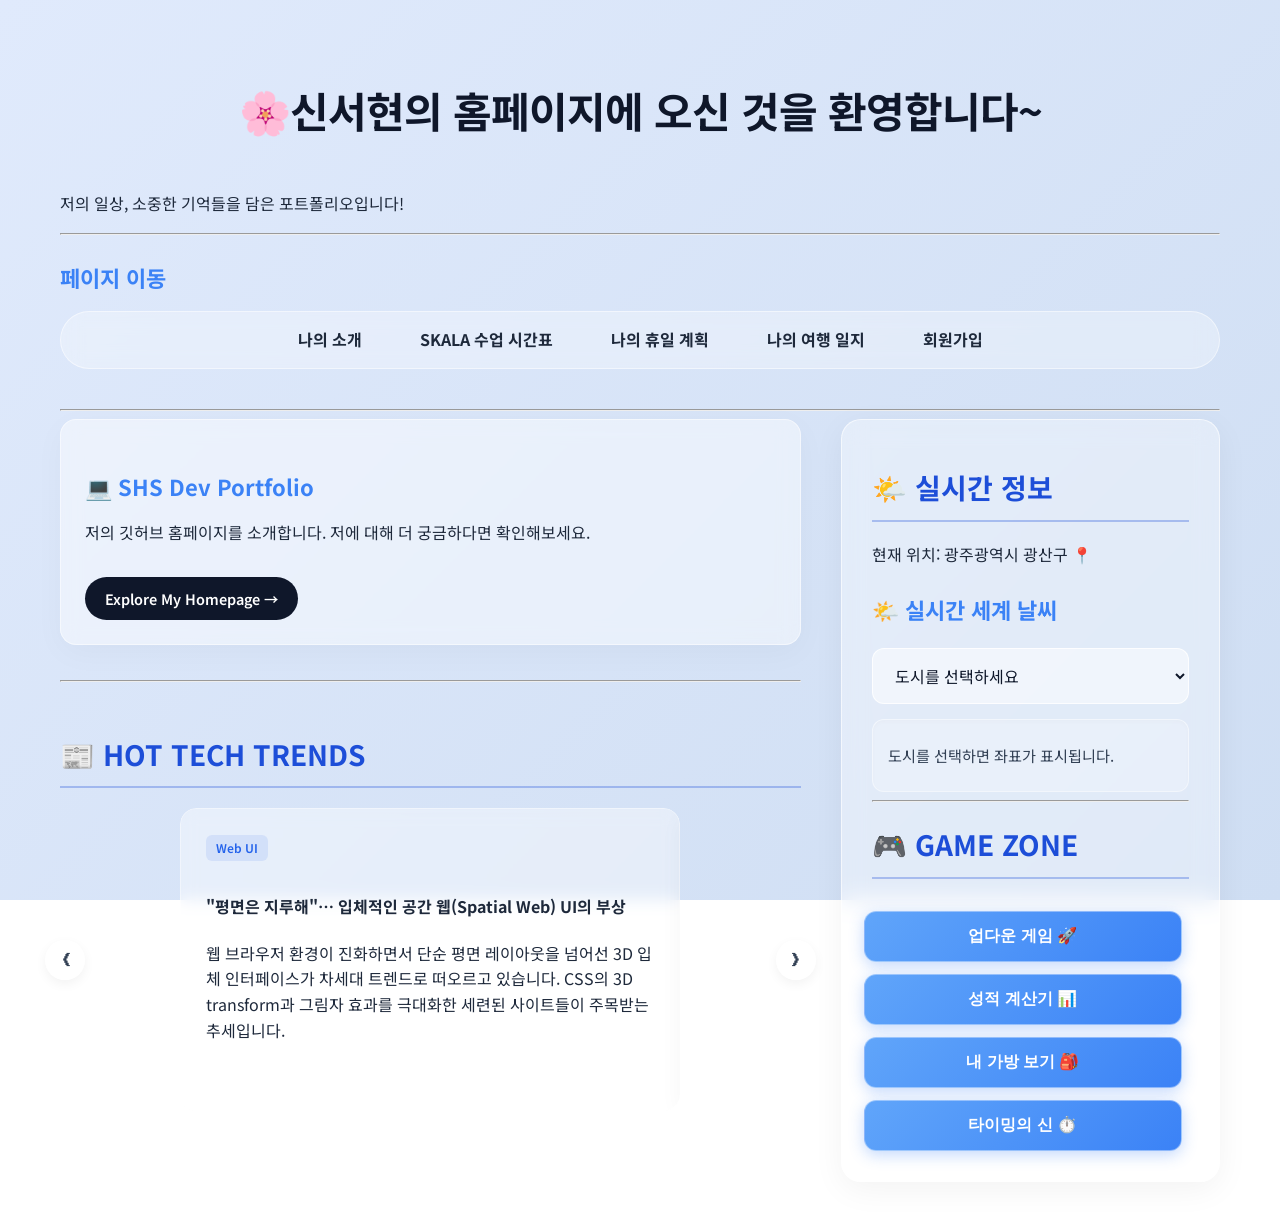
<file: html/index.html>
<!DOCTYPE html>
<html lang="ko">
<head>
    <meta charset="UTF-8">
    <meta name="viewport" content="width=device-width, initial-scale=1.0">
    <title>메인페이지</title>
    <link rel="stylesheet" href="../css/style.css">
</head>
<body>
    <div class="container">
        <header>
            <h1>🌸<strong>신서현의 홈페이지에 오신 것을 환영합니다~</strong></h1>
            <p>저의 일상, 소중한 기억들을 담은 포트폴리오입니다!</p>
        </header>
        <hr>

        <nav>
            <h3>페이지 이동</h3>
            <ul>
                <li><a href="myProfile.html">나의 소개</a></li>
                <li><a href="myClass.html">SKALA 수업 시간표</a></li>
                <li><a href="myHoliday.html">나의 휴일 계획</a></li>
                <li><a href="myTrip.html">나의 여행 일지</a></li>
                <li><a href="signUp.html">회원가입</a></li>
            </ul>
        </nav>
        <hr>

        <div class="content-wrapper">
        <main>
            <section class="main-github-banner">
                <h3>💻 SHS Dev Portfolio</h3>
                <p>저의 깃허브 홈페이지를 소개합니다. 저에 대해 더 궁금하다면 확인해보세요.</p>
                <a href="https://imsh429.github.io/" target="_blank" class="github-link-btn">Explore My Homepage →</a>
            </section>
            <hr>

            <!-- 2. 슬라이더 형태의 테크 뉴스 섹션 (관심사 구역은 삭제 완료!) -->
                <section class="tech-news-slider-section">
                    <h2>📰 HOT TECH TRENDS</h2>
                    
                    <!-- 슬라이더 전체를 감싸는 컨테이너 -->
                    <div class="slider-container">
                        
                        <!-- 좌측 이동 버튼 -->
                        <button class="slider-arrow-btn prev-btn" aria-label="이전 뉴스 보기">❮</button>
                        
                        <!-- 화면에 보일 창문 역할 (CSS로 overflow: hidden 설정할 구역) -->
                        <div class="slider-view-window">
                            
                            <!-- 카드들이 가로로 길게 줄 서서 움직일 트랙 -->
                            <div class="slider-track">
                                
                                <!-- 뉴스 카드 1 -->
                                <article class="news-card">
                                    <span class="news-tag">Web UI</span>
                                    <h4>"평면은 지루해"… 입체적인 공간 웹(Spatial Web) UI의 부상</h4>
                                    <p>웹 브라우저 환경이 진화하면서 단순 평면 레이아웃을 넘어선 3D 입체 인터페이스가 차세대 트렌드로 떠오르고 있습니다. CSS의 3D transform과 그림자 효과를 극대화한 세련된 사이트들이 주목받는 추세입니다.</p>
                                </article>

                                <!-- 뉴스 카드 2 -->
                                <article class="news-card">
                                    <span class="news-tag">AI & Dev</span>
                                    <h4>코딩하는 AI 시대, 프론트엔드 개발자의 진짜 무기는 '디테일한 UX 설계'</h4>
                                    <p>AI가 코드를 짜주는 시대가 되면서, 오히려 사용자가 웹사이트를 방문했을 때 감동을 느끼는 미세한 디자인 디테일과 부드러운 화면 전환을 설계하는 능력이 개발자의 가장 강력한 차별점으로 꼽히고 있습니다.</p>
                                </article>

                                <!-- 뉴스 카드 3 (슬라이드 맛을 살리기 위해 추가한 신규 뉴스) -->
                                <article class="news-card">
                                    <span class="news-tag">Design Trend</span>
                                    <h4>"다크모드는 기본"… 시력을 보호하고 배터리를 아끼는 OLED 맞춤형 웹</h4>
                                    <p>디스플레이 기술이 발전함에 따라 웹 디자인 역시 블랙을 다루는 방식이 정교해지고 있습니다. 완전한 리얼 블랙을 활용해 몰입감을 높이고 에너지를 절약하는 미니멀리즘 다크 UI가 메인 트렌드로 안착했습니다.</p>
                                </article>
                                
                            </div>
                        </div>
                        
                        <!-- 우측 이동 버튼 -->
                        <button class="slider-arrow-btn next-btn" aria-label="다음 뉴스 보기">❯</button>
                        
                    </div>
                </section>
            </main>

            <aside>
                <h2>🌤️ 실시간 정보</h2>
                <p>현재 위치: 광주광역시 광산구 📍</p>
                <section>
                    <h3>🌤️ 실시간 세계 날씨</h3>
                    <select id="city-select">
                        <option value="none">도시를 선택하세요</option>
                        <option value="37.56,126.97">대한민국 서울 🇰🇷</option>
                        <option value="35.67,139.65">일본 도쿄 🇯🇵</option>
                        <option value="48.85,2.35">프랑스 파리 🇫🇷</option>
                    </select>
                    <div id="weather-box">
                        <p>도시를 선택하면 좌표가 표시됩니다.</p>
                    </div>
                </section>
                <hr> 
                <section class="game-area">
                    <h2>🎮 GAME ZONE</h2>
                    <button class="btn-submit" onclick="startGame()">업다운 게임 🚀</button>
                    <button class="btn-submit" onclick="checkGrade()">성적 계산기 📊</button>
                    <button class="btn-submit" onclick="showMyBag()">내 가방 보기 🎒</button>
                    <button class="btn-submit" onclick="countGame()">타이밍의 신 ⏱️</button>
                </section>
            </aside>
        </div>
        <script src="../script/upDown.js"></script>
        <script src="../script/grade.js"></script>
        <script src="../script/bag.js"></script>
        <!-- <script src="../script/weather.js"></script> -->
        <script src="../script/slider.js"></script>
        <script src="../script/countGame.js"></script>
        <script type="module" src="../script/realtimeInfo.js"></script>
</body>
</html>
</file>
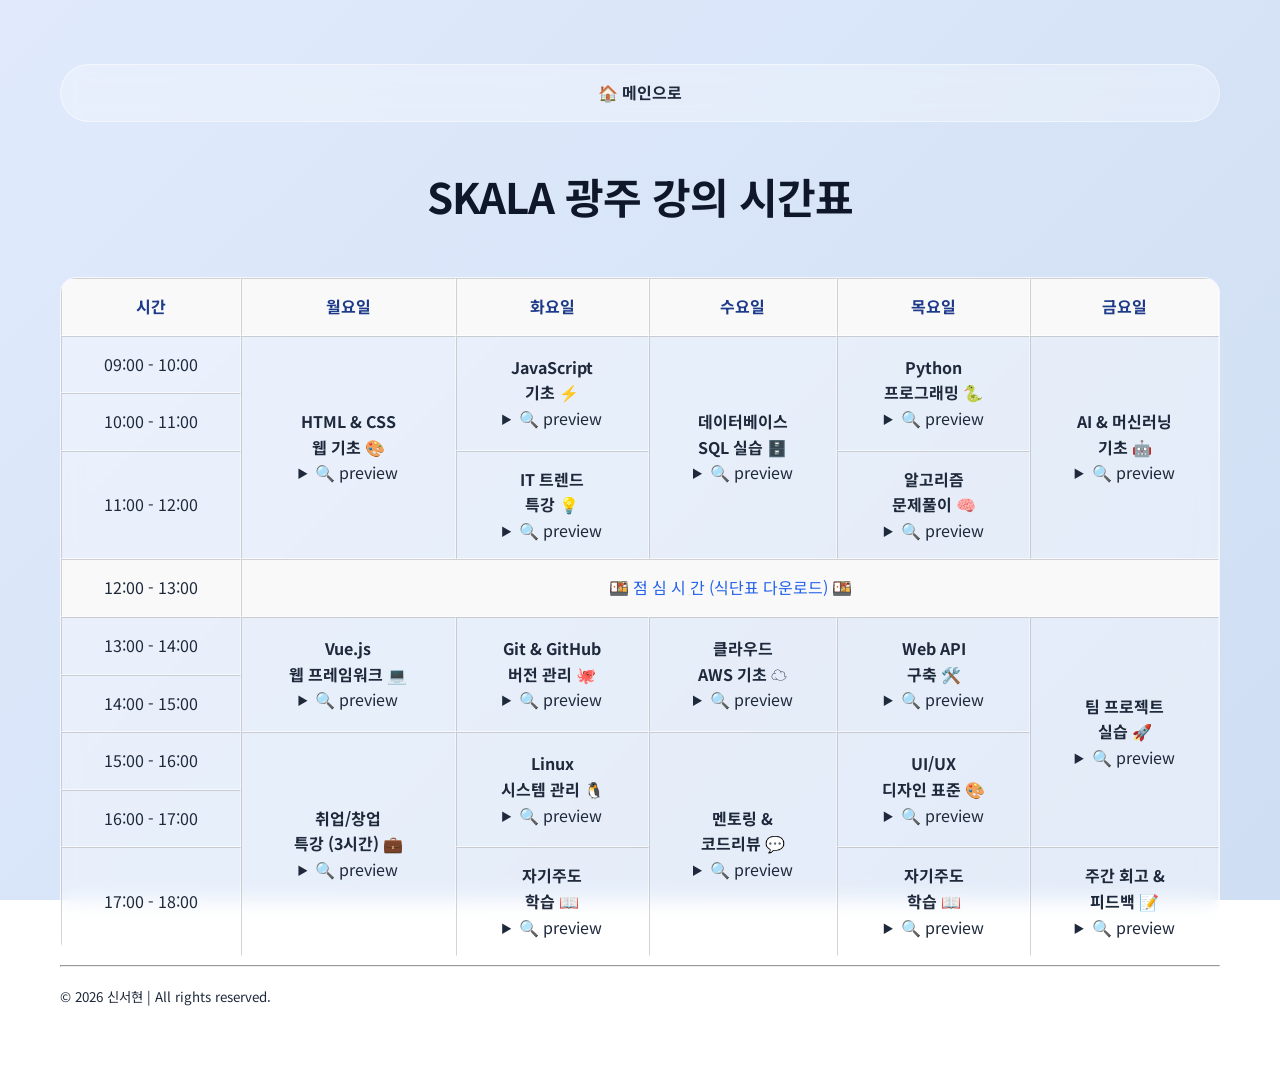
<file: html/myClass.html>
<!DOCTYPE html>
<html lang="ko">
<head>
    <meta charset="UTF-8">
    <meta name="viewport" content="width=device-width, initial-scale=1.0">
    <title>SKALA 광주 강의 시간표</title>
    <link rel="stylesheet" href="../css/style.css">
</head>
<body>
    <div class="container">
        
        <nav>
            <ul>
                <li><a href="index.html">🏠 메인으로</a></li>
            </ul>
        </nav>
        
        <header>
            <h1>SKALA 광주 강의 시간표</h1>
        </header>

        <main>
            <table border="1" cellspacing="0" cellpadding="9">
                <thead>
                    <tr align="center" bgcolor="#f2f2f2">
                        <th>시간</th>
                        <th>월요일</th>
                        <th>화요일</th>
                        <th>수요일</th>
                        <th>목요일</th>
                        <th>금요일</th>
                    </tr>
                </thead>
                <tbody>
                    <tr align="center">
                        <td>09:00 - 10:00</td>
                        <td rowspan="3">
                            <b>HTML & CSS<br>웹 기초 🎨</b>
                            <details>
                                <summary>🔍 preview</summary>
                                <p>웹사이트 구조와 스타일링 기초 학습</p>
                            </details>
                        </td>
                        <td rowspan="2">
                            <b>JavaScript<br>기초 ⚡</b>
                            <details>
                                <summary>🔍 preview</summary>
                                <p>동적 웹페이지 제작을 위한 자바스크립트 문법</p>
                            </details>
                        </td>
                        <td rowspan="3">
                            <b>데이터베이스<br>SQL 실습 🗄️</b>
                            <details>
                                <summary>🔍 preview</summary>
                                <p>데이터 조작 및 관리를 위한 SQL 작성법</p>
                            </details>
                        </td>
                        <td rowspan="2">
                            <b>Python<br>프로그래밍 🐍</b>
                            <details>
                                <summary>🔍 preview</summary>
                                <p>파이썬 기본 문법 및 데이터 처리 학습</p>
                            </details>
                        </td>
                        <td rowspan="3">
                            <b>AI & 머신러닝<br>기초 🤖</b>
                            <details>
                                <summary>🔍 preview</summary>
                                <p>인공지능 개요 및 주요 머신러닝 모델 개념</p>
                            </details>
                        </td>
                    </tr>
                    
                    <tr align="center">
                        <td>10:00 - 11:00</td>
                    </tr>
                    
                    <tr align="center">
                        <td>11:00 - 12:00</td>
                        <td>
                            <b>IT 트렌드<br>특강 💡</b>
                            <details>
                                <summary>🔍 preview</summary>
                                <p>최신 기술 동향 및 산업 트렌드 파악</p>
                            </details>
                        </td>
                        <td>
                            <b>알고리즘<br>문제풀이 🧠</b>
                            <details>
                                <summary>🔍 preview</summary>
                                <p>컴퓨팅 사고력 향상을 위한 코딩 문제 풀이</p>
                            </details>
                        </td>
                    </tr>
                    
                    <tr align="center" bgcolor="#f9f9f9">
                        <td>12:00 - 13:00</td>
                        <td colspan="5"><a href="../files/menu.xlsx" download>🍱 점 심 시 간 (식단표 다운로드) 🍱</a></td>
                    </tr>
                    
                    <tr align="center">
                        <td>13:00 - 14:00</td>
                        <td rowspan="2">
                            <b>Vue.js<br>웹 프레임워크 💻</b>
                            <details>
                                <summary>🔍 preview</summary>
                                <p>컴포넌트 기반 웹 애플리케이션 개발</p>
                            </details>
                        </td>
                        <td rowspan="2">
                            <b>Git & GitHub<br>버전 관리 🐙</b>
                            <details>
                                <summary>🔍 preview</summary>
                                <p>소스코드 협업 및 버전 관리 도구 활용</p>
                            </details>
                        </td>
                        <td rowspan="2">
                            <b>클라우드<br>AWS 기초 ☁️</b>
                            <details>
                                <summary>🔍 preview</summary>
                                <p>클라우드 인프라 이해 및 배포 기본</p>
                            </details>
                        </td>
                        <td rowspan="2">
                            <b>Web API<br>구축 🛠️</b>
                            <details>
                                <summary>🔍 preview</summary>
                                <p>RESTful API 개념 및 서버 연결 실습</p>
                            </details>
                        </td>
                        <td rowspan="4">
                            <b>팀 프로젝트<br>실습 🚀</b>
                            <details>
                                <summary>🔍 preview</summary>
                                <p>팀 단위 서비스 기획 및 개발 집중 수행</p>
                            </details>
                        </td>
                    </tr>
                    
                    <tr align="center">
                        <td>14:00 - 15:00</td>
                    </tr>
                    
                    <tr align="center">
                        <td>15:00 - 16:00</td>
                        <td rowspan="3">
                            <b>취업/창업<br>특강 (3시간) 💼</b>
                            <details>
                                <summary>🔍 preview</summary>
                                <p>이력서 작성, 면접 준비 및 취업 코칭</p>
                            </details>
                        </td>
                        <td rowspan="2">
                            <b>Linux<br>시스템 관리 🐧</b>
                            <details>
                                <summary>🔍 preview</summary>
                                <p>리눅스 명령어 및 서버 환경 구축 학습</p>
                            </details>
                        </td>
                        <td rowspan="3">
                            <b>멘토링 &<br>코드리뷰 💬</b>
                            <details>
                                <summary>🔍 preview</summary>
                                <p>전문가 피드백을 통한 코드 개선 및 질의응답</p>
                            </details>
                        </td>
                        <td rowspan="2">
                            <b>UI/UX<br>디자인 표준 🎨</b>
                            <details>
                                <summary>🔍 preview</summary>
                                <p>사용자 중심 인터페이스 설계 가이드라인</p>
                            </details>
                        </td>
                    </tr>
                    
                    <tr align="center">
                        <td>16:00 - 17:00</td>
                    </tr>
                    
                    <tr align="center">
                        <td>17:00 - 18:00</td>
                        <td>
                            <b>자기주도<br>학습 📖</b>
                            <details>
                                <summary>🔍 preview</summary>
                                <p>개인 복습 및 부족한 개념 보완 시간</p>
                            </details>
                        </td>
                        <td>
                            <b>자기주도<br>학습 📖</b>
                            <details>
                                <summary>🔍 preview</summary>
                                <p>개인 복습 및 부족한 개념 보완 시간</p>
                            </details>
                        </td>
                        <td>
                            <b>주간 회고 &<br>피드백 📝</b>
                            <details>
                                <summary>🔍 preview</summary>
                                <p>한 주간의 학습 성과 정리 및 개선점 작성</p>
                            </details>
                        </td>
                    </tr>
                </tbody>
            </table>
        </main>

        <footer>
            <hr>
            <p><small>© 2026 신서현 | All rights reserved.</small></p>
        </footer>
        
    </div>
</body>
</html>
</file>
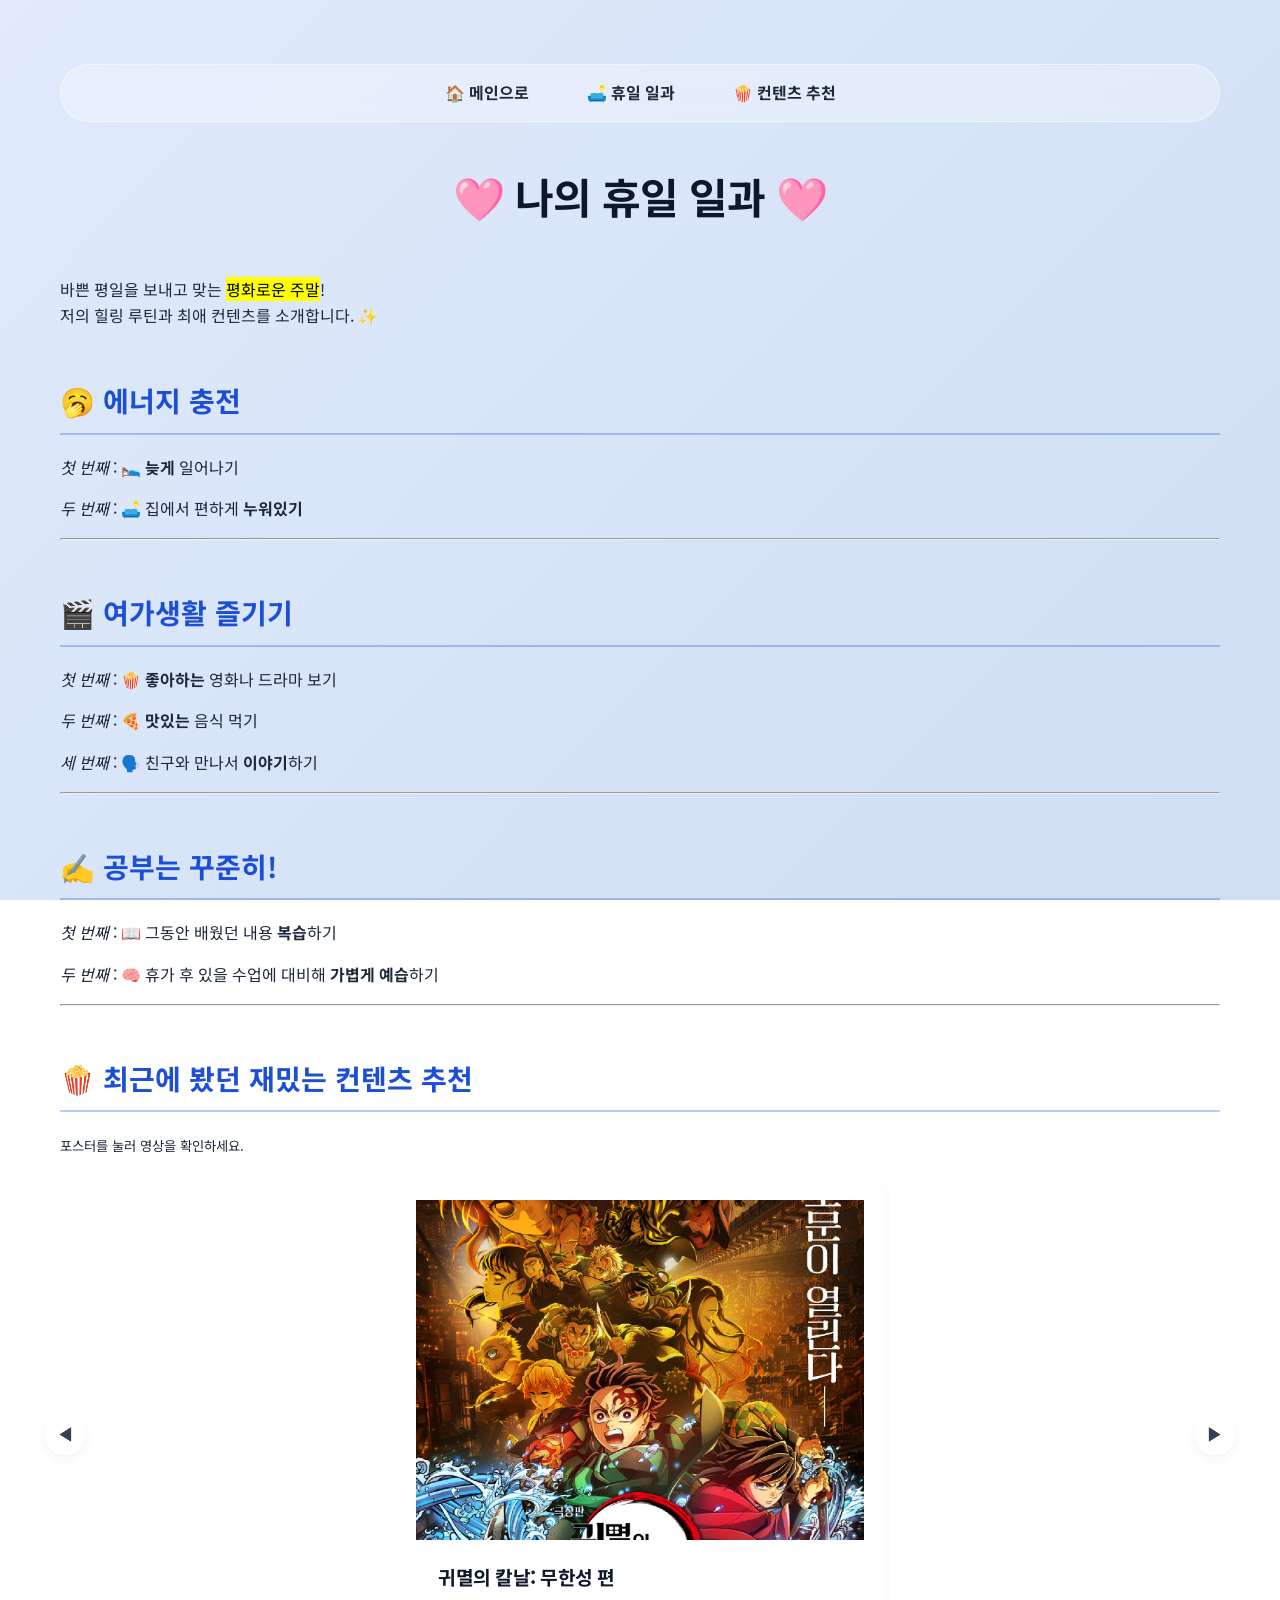
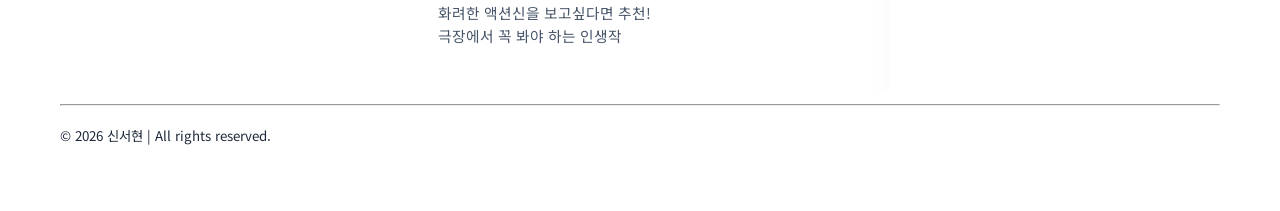
<file: html/myHoliday.html>
<!DOCTYPE html>
<html lang="ko">
<head>
    <meta charset="UTF-8">
    <meta name="viewport" content="width=device-width, initial-scale=1.0">
    <title>나의 휴일 일과</title>
    <link rel="stylesheet" href="../css/style.css">
</head>
<body>
    <div class="container">
        
        <nav>
            <ul>
                <li><a href="index.html">🏠 메인으로</a></li>
                <li><a href="#holiday-routine">🛋️ 휴일 일과</a></li>
                <li><a href="#content-recommend">🍿 컨텐츠 추천</a></li>
            </ul>
        </nav>
        
        <header>
            <h1>🩷 <strong>나의 휴일 일과</strong> 🩷</h1>
            <p>바쁜 평일을 보내고 맞는 <mark>평화로운 주말</mark>!<br>저의 힐링 루틴과 최애 컨텐츠를 소개합니다. ✨</p>
        </header>

        <main>
            <section id="holiday-routine">
                <h2>🥱 에너지 충전</h2>
                <p><em>첫 번째</em> : 🛌 <b>늦게</b> 일어나기</p>
                <p><em>두 번째</em> : 🛋️ 집에서 편하게 <b>누워있기</b></p>
                
                <hr>

                <h2>🎬 여가생활 즐기기</h2>
                <p><em>첫 번째</em> : 🍿 <b>좋아하는</b> 영화나 드라마 보기</p>
                <p><em>두 번째</em> : 🍕 <b>맛있는</b> 음식 먹기</p>
                <p><em>세 번째</em> : 🗣️ 친구와 만나서 <b>이야기</b>하기</p>
                
                <hr>

                <h2>✍️ 공부는 꾸준히!</h2>
                <p><em>첫 번째</em> : 📖 그동안 배웠던 내용 <b>복습</b>하기</p>
                <p><em>두 번째</em> : 🧠 휴가 후 있을 수업에 대비해 <b>가볍게 예습</b>하기</p>
            </section>

            <hr>
            
            <section id="content-recommend">
                <h2>🍿 최근에 봤던 재밌는 컨텐츠 추천</h2>
                <p><small>포스터를 눌러 영상을 확인하세요.</small></p>
                
                <div class="slider-container">
                    
                    <button class="slider-arrow-btn prev-btn">◀</button>

                    <div class="slider-view-window">
                        <div class="slider-track">
                            
                            <div class="poster-card news-card">
                                <div class="poster-thumb">
                                    <img src="../media/귀칼.jpg" alt="귀멸의 칼날 포스터">
                                    <div class="poster-overlay">
                                        <a href="https://www.youtube.com/watch?v=a_T1o4FWAYo" target="_blank" class="poster-btn">예고편 보기 🎬</a>
                                    </div>
                                </div>
                                <div class="poster-info">
                                    <h3>귀멸의 칼날: 무한성 편</h3>
                                    <p>화려한 액션신을 보고싶다면 추천!<br>극장에서 꼭 봐야 하는 인생작</p>
                                </div>
                            </div>

                            <div class="poster-card news-card">
                                <div class="poster-thumb">
                                    <img src="../media/진격거.jpg" alt="진격의 거인 포스터">
                                    <div class="poster-overlay">
                                        <a href="https://www.youtube.com/watch?v=Qn6CF9zl6m8" target="_blank" class="poster-btn">요약본 보기 🍿</a>
                                    </div>
                                </div>
                                <div class="poster-info">
                                    <h3>진격의 거인</h3>
                                    <p>이것은 그냥 애니메이션이 아닙니다.<br>진격의 거인은 역사입니다. 꼭 보시길..</p>
                                </div>
                            </div>
                            
                        </div>
                    </div>

                    <button class="slider-arrow-btn next-btn">▶</button>
                    
                </div>
            </section>
        </main>

        <footer>
            <hr>
            <p><small>© 2026 신서현 | All rights reserved.</small></p>
        </footer>
        
    </div>
    
    <script src="../script/slider.js"></script>
</body>
</html>
</file>
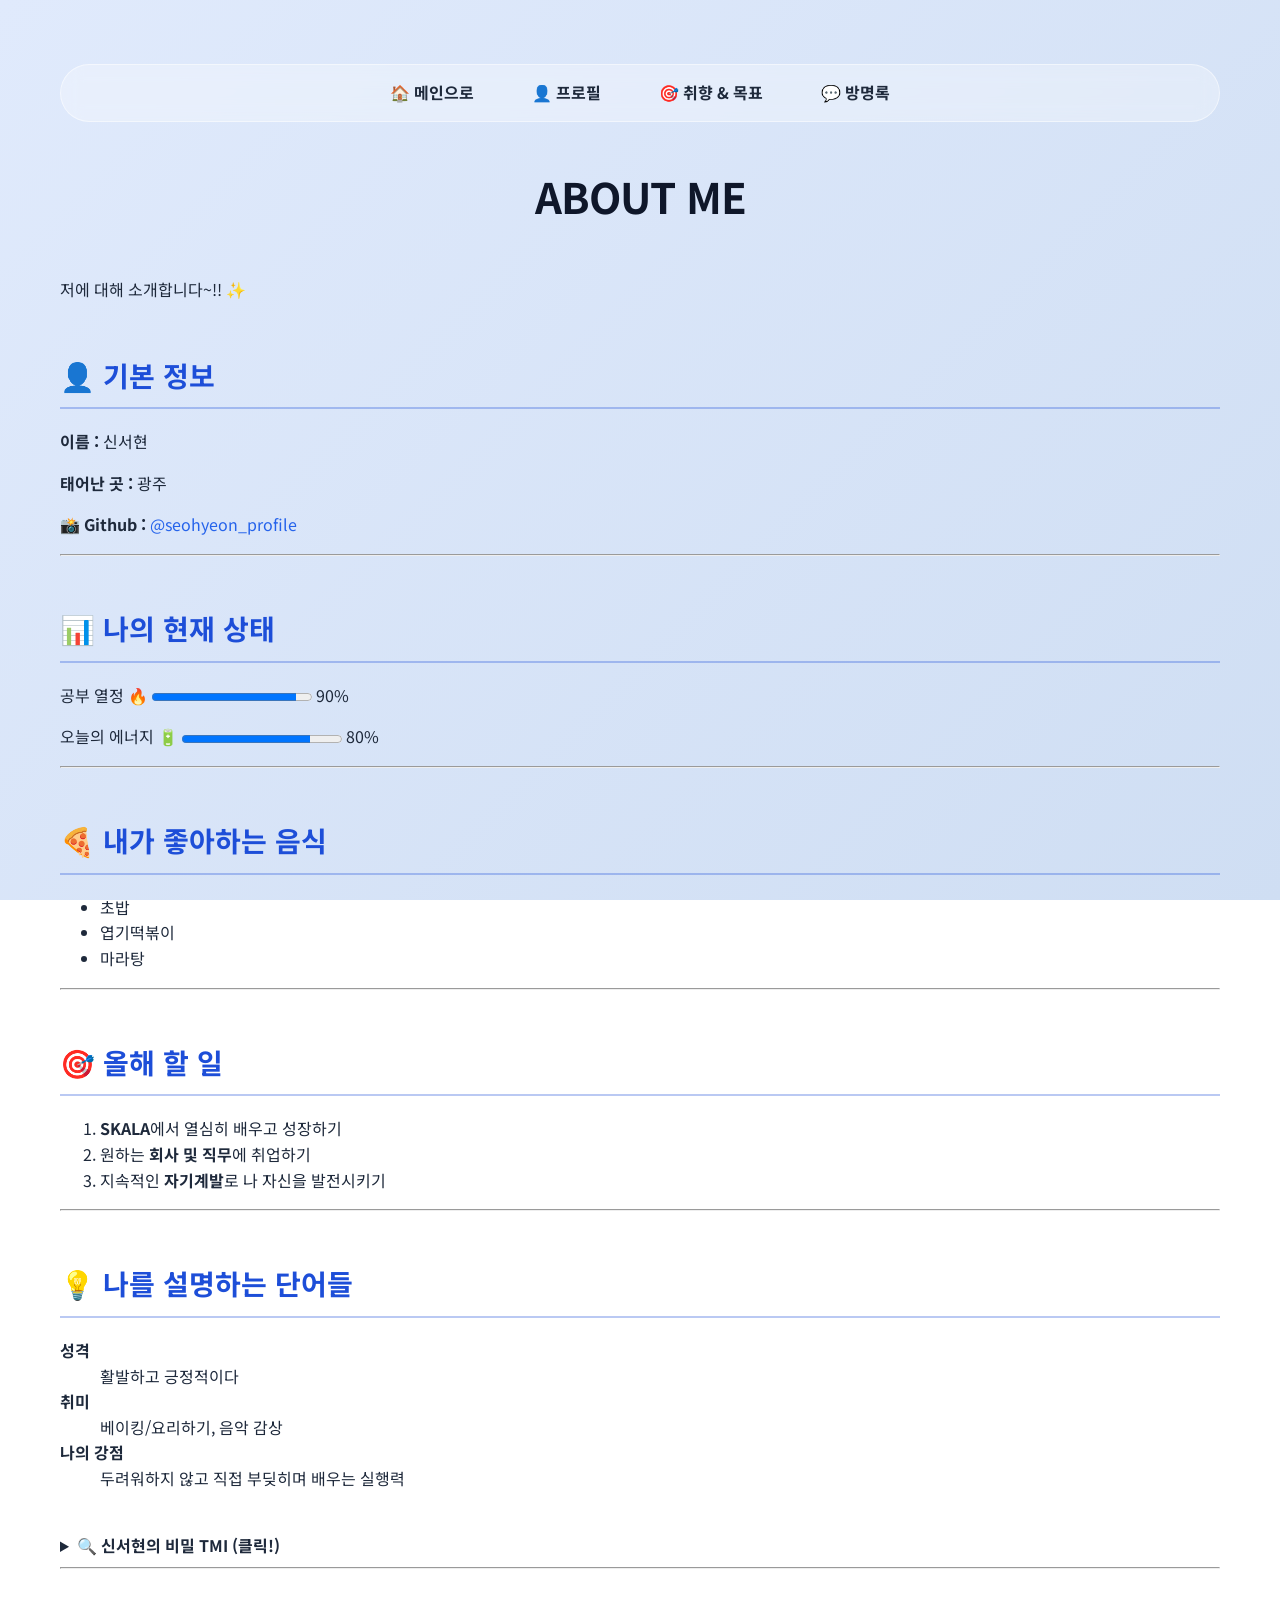
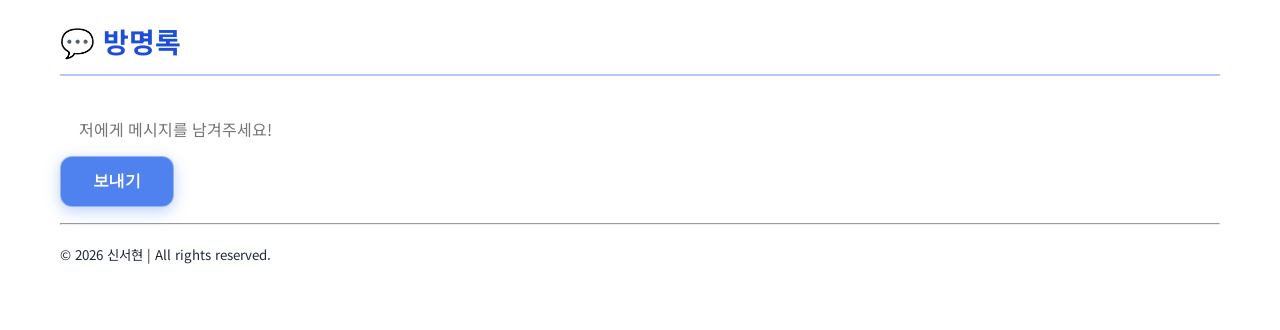
<file: html/myProfile.html>
<!DOCTYPE html>
<html lang="ko">
<head>
    <meta charset="UTF-8">
    <meta name="viewport" content="width=device-width, initial-scale=1.0">
    <title>나의 소개 - 신서현</title>
    <link rel="stylesheet" href="../css/style.css">
</head>
<body>
    <div class="container">
        
        <nav>
            <ul>
                <li><a href="index.html">🏠 메인으로</a></li>
                <li><a href="#basic-info">👤 프로필</a></li> 
                <li><a href="#favorite-food">🎯 취향 & 목표</a></li> 
                <li><a href="#guestbook">💬 방명록</a></li>
            </ul>
        </nav>
        
        <header>
            <h1><b>ABOUT ME</b></h1>
            <p>저에 대해 소개합니다~!! ✨</p>
        </header>

        <main>
            <section id="basic-info">
                <h2>👤 기본 정보</h2>
                <p><b>이름 :</b> 신서현</p>
                <p><b>태어난 곳 :</b> 광주</p>
                <p>📸 <b>Github :</b> <a href="https://github.com/imsh429" target="_blank">@seohyeon_profile</a></p>
            </section>

            <hr>

            <section id="current-status">
                <h2>📊 나의 현재 상태</h2>
                <p>공부 열정 🔥 <progress value="90" max="100"></progress> 90%</p>
                <p>오늘의 에너지 🔋 <progress value="80" max="100"></progress> 80%</p>
            </section>

            <hr>

            <section id="favorite-food">
                <h2>🍕 내가 좋아하는 음식</h2>
                <ul>
                    <li>초밥</li>
                    <li>엽기떡볶이</li>
                    <li>마라탕</li>
                </ul>
            </section>

            <hr>

            <section id="my-goals">
                <h2>🎯 올해 할 일</h2>
                <ol>
                    <li><b>SKALA</b>에서 열심히 배우고 성장하기</li>
                    <li>원하는 <b>회사 및 직무</b>에 취업하기</li>
                    <li>지속적인 <b>자기계발</b>로 나 자신을 발전시키기</li>
                </ol>
            </section>

            <hr>

            <section id="my-keywords">
                <h2>💡 나를 설명하는 단어들</h2>
                <dl>
                    <dt><b>성격</b></dt>
                    <dd>활발하고 긍정적이다</dd>
                    
                    <dt><b>취미</b></dt>
                    <dd>베이킹/요리하기, 음악 감상</dd>
                    
                    <dt><b>나의 강점</b></dt>
                    <dd>두려워하지 않고 직접 부딪히며 배우는 실행력</dd>
                </dl>

                <br>
                <details>
                    <summary>🔍 <b>신서현의 비밀 TMI (클릭!)</b></summary>
                    <p>💡 직접 만든 쿠키나 디저트를 주변 사람들에게 선물하고 함께 나누는 걸 좋아해요!</p>
                </details>
            </section>

            <hr>

            <section id="guestbook">
                <h2>💬 방명록</h2>
                <form>
                    <p>
                        <input type="text" placeholder="저에게 메시지를 남겨주세요!" size="30">
                        <input type="submit" class="btn-submit" value="보내기">
                    </p>
                </form>
            </section>
        </main>

        <footer>
            <hr>
            <p><small>© 2026 신서현 | All rights reserved.</small></p>
        </footer>
    </div>
</body>
</html>
</file>
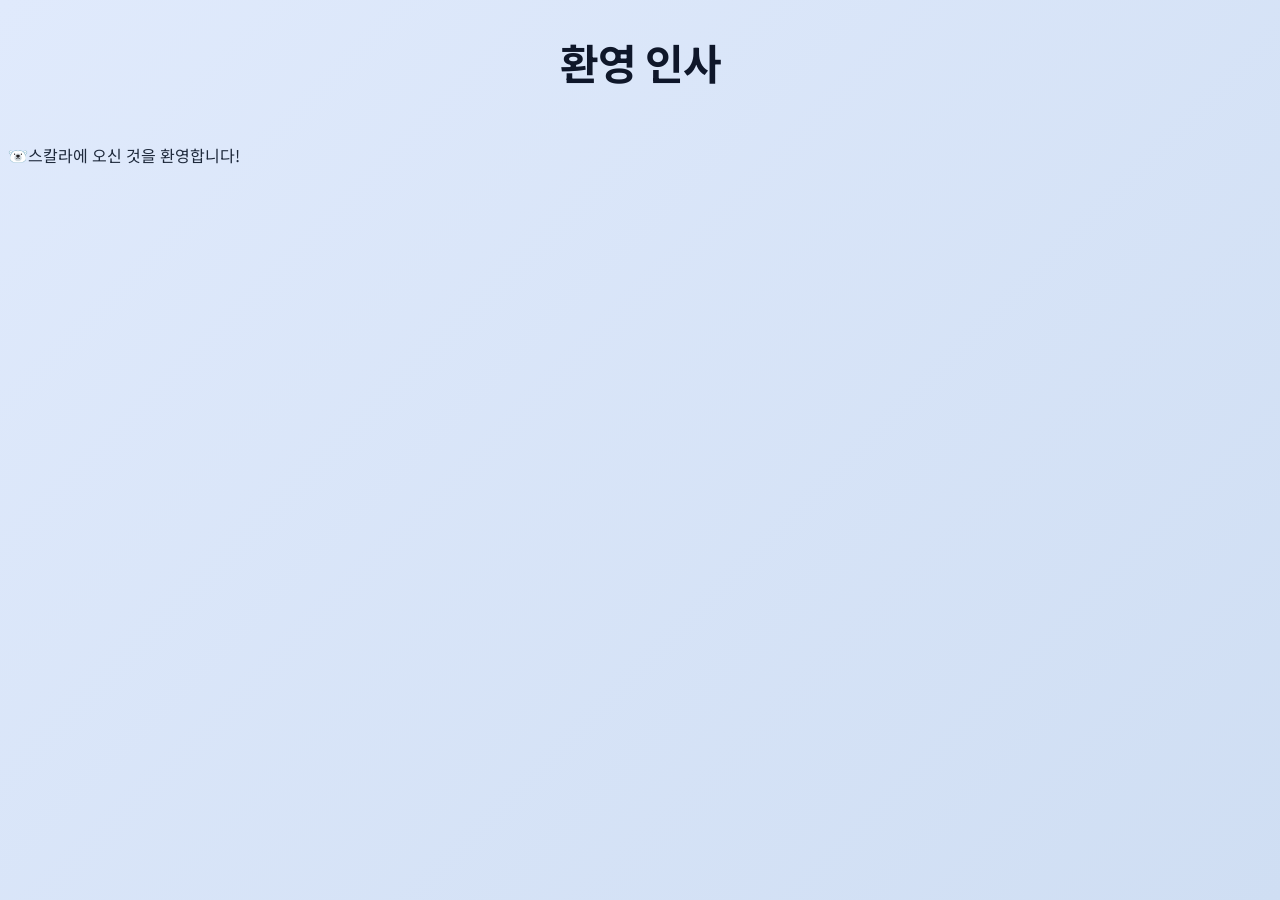
<file: html/old_index.html>
<!DOCTYPE html>
<html lang="en">
<head>
    <meta charset="UTF-8">
    <meta name="viewport" content="width=device-width, initial-scale=1.0">
    <title>Welcome SKALA</title>
    <link rel="stylesheet" href="../css/style.css">
</head>
<body>
    <h1>환영 인사</h1>
    <p>🐻‍❄️스칼라에 오신 것을 환영합니다!</p>
</body>
</html>
</file>
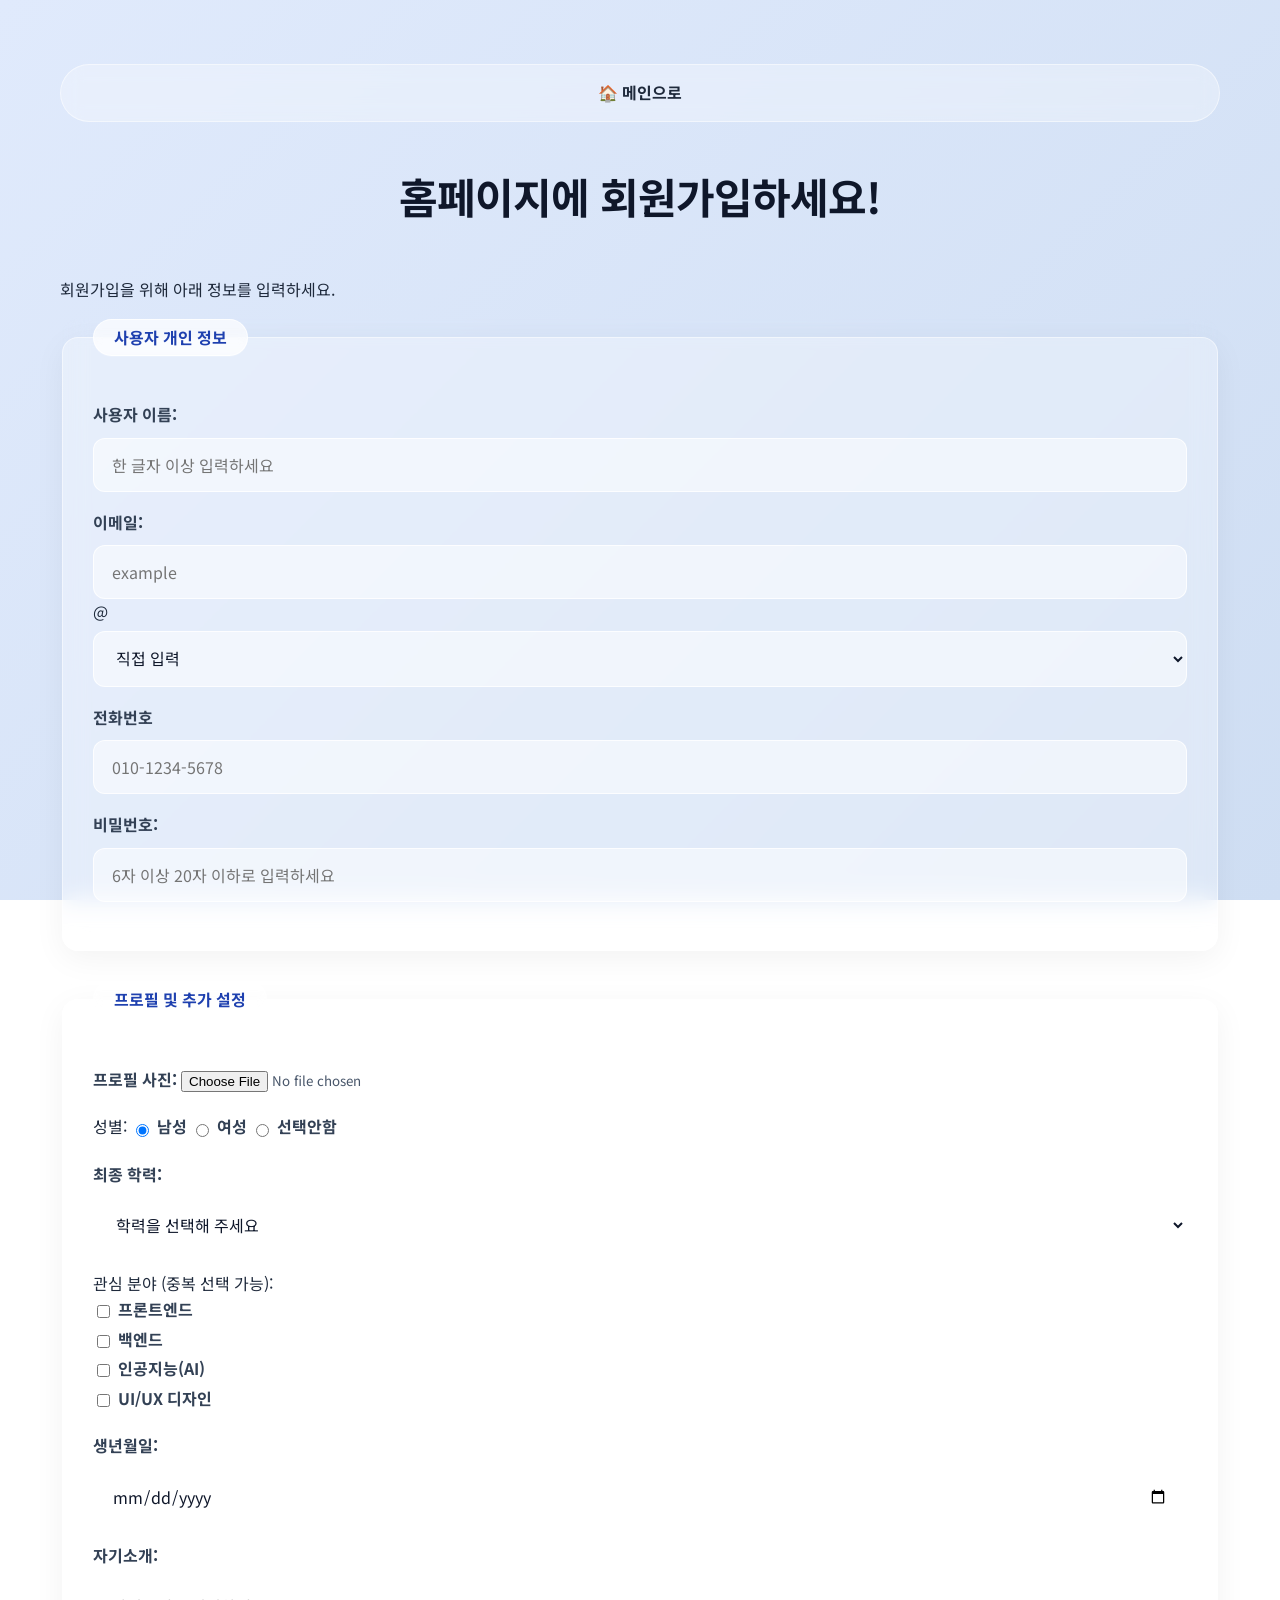
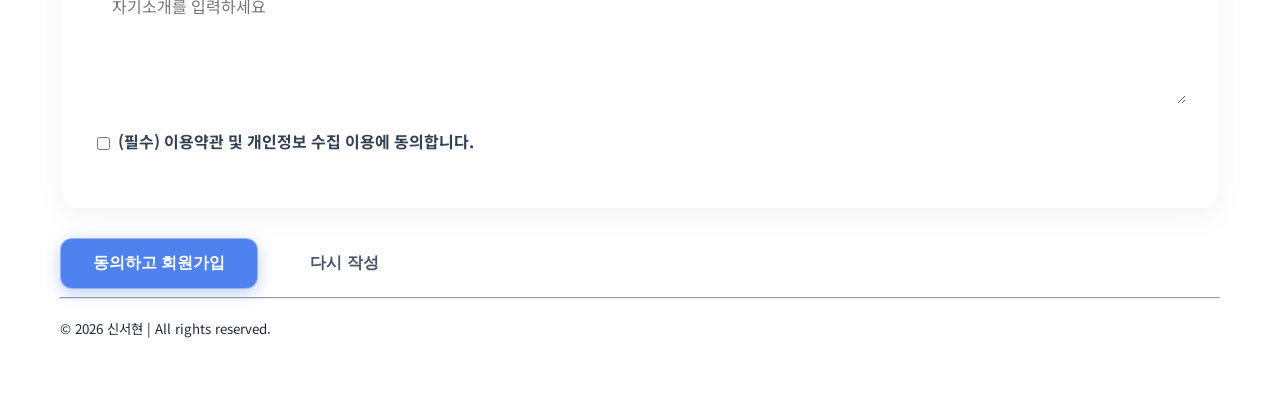
<file: html/signUp.html>
<!DOCTYPE html>
<html lang="ko">
<head>
    <meta charset="UTF-8">
    <meta name="viewport" content="width=device-width, initial-scale=1.0">
    <title>회원가입</title>
    <link rel="stylesheet" href="../css/style.css">
</head>
<body>
    <div class="container">
        
        <nav>
            <ul>
                <li><a href="index.html">🏠 메인으로</a></li>
            </ul>
        </nav>
        
        <header>
            <h1>홈페이지에 회원가입하세요!</h1>
            <p>회원가입을 위해 아래 정보를 입력하세요.</p>
        </header>

        <main>
            <form action="signUpResult.html" method="get">
                
                <fieldset>
                    <legend>사용자 개인 정보</legend>

                    <p>
                        <label for="username">사용자 이름:</label>
                        <input type="text" id="username" name="username" minlength="1" maxlength="20" required placeholder="한 글자 이상 입력하세요">
                    </p>

                    <p>
                        <label for="userEmail">이메일:</label>
                        <input type="text" id="userEmail" name="userEmail" required placeholder="example">
                        @
                        <select name="emailDomain">
                            <option value="direct">직접 입력</option>
                            <option value="naver.com">naver.com</option>
                            <option value="gmail.com">gmail.com</option>
                            <option value="daum.net">daum.net</option>
                        </select>
                    </p>

                    <p>
                        <label for="userTel">전화번호</label>
                        <input type="tel" id="userTel" name="userTel" required placeholder="010-1234-5678">
                    </p>

                    <p>
                        <label for="password">비밀번호:</label>
                        <input type="password" id="password" name="password" minlength="6" maxlength="20" required placeholder="6자 이상 20자 이하로 입력하세요">
                    </p>
                </fieldset>

                <fieldset>
                    <legend>프로필 및 추가 설정</legend>
                    
                    <p>
                        <label for="profilePicture">프로필 사진:</label>
                        <input type="file" id="profilePicture" name="profilePicture" accept="image/*">
                    </p>

                    <p>
                        성별: 
                        <label><input type="radio" name="gender" value="male" checked> 남성</label>
                        <label><input type="radio" name="gender" value="female"> 여성</label>
                        <label><input type="radio" name="gender" value="none"> 선택안함</label>
                    </p>

                    <p>
                        <label for="education">최종 학력:</label>
                        <select name="education" id="education" required>
                            <option value="" disabled selected hidden>학력을 선택해 주세요</option>
                            <option value="highschool">고등학교 졸업</option>
                            <option value="university">대학교 졸업</option>
                            <option value="graduate">석사 졸업</option>
                            <option value="phd">박사 졸업</option>
                        </select>
                    </p>

                    <p>
                        관심 분야 (중복 선택 가능): <br>
                        <label><input type="checkbox" name="interest" value="frontend"> 프론트엔드</label><br>
                        <label><input type="checkbox" name="interest" value="backend"> 백엔드</label><br>
                        <label><input type="checkbox" name="interest" value="ai"> 인공지능(AI)</label><br>
                        <label><input type="checkbox" name="interest" value="design"> UI/UX 디자인</label>
                    </p>

                    <p>
                        <label for="birthdate">생년월일:</label>
                        <input type="date" id="birthdate" name="birthdate" required>
                    </p>

                    <p>
                        <label for="bio">자기소개:</label><br>
                        <textarea id="bio" name="bio" rows="4" cols="50" placeholder="자기소개를 입력하세요"></textarea>
                    </p>

                    <p>
                        <label>
                            <input type="checkbox" name="agree" value="yes" required> 
                            (필수) 이용약관 및 개인정보 수집 이용에 동의합니다.
                        </label>
                    </p>
                </fieldset>

                <div class="form-buttons">
                    <input type="submit" class="btn-submit" value="동의하고 회원가입">
                    <input type="reset" class="btn-reset" value="다시 작성">
                </div>

            </form>
        </main>

        <footer>
            <hr>
            <p><small>© 2026 신서현 | All rights reserved.</small></p>
        </footer>
        
    </div>
</body>
</html>
</file>
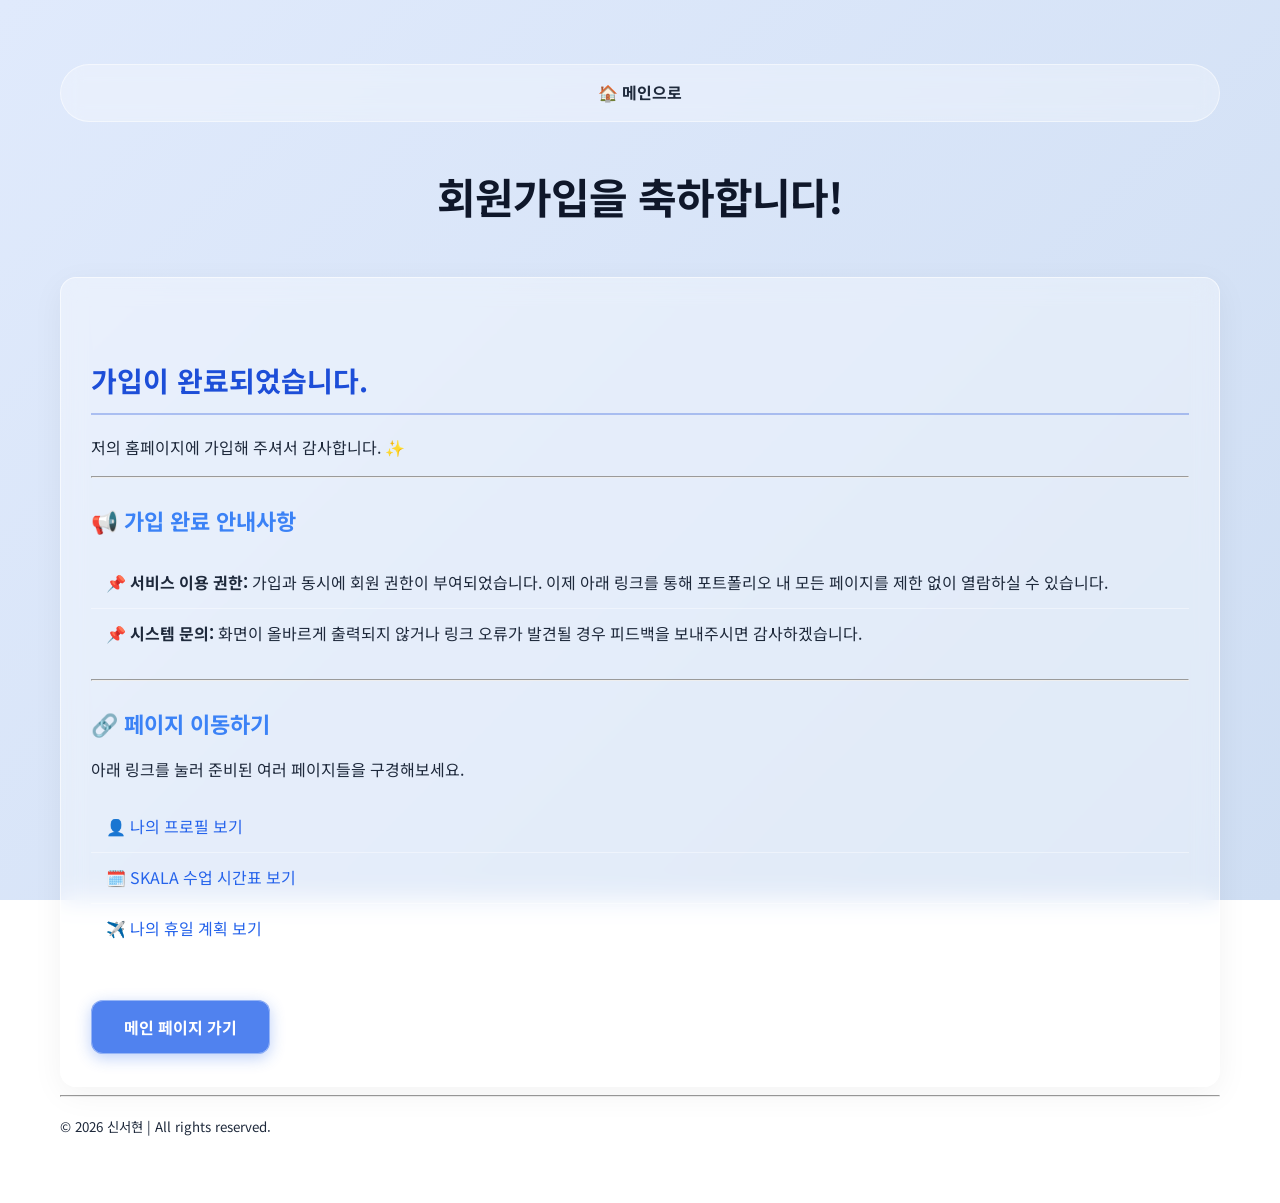
<file: html/signUpResult.html>
<!DOCTYPE html>
<html lang="ko">
<head>
    <meta charset="UTF-8">
    <meta name="viewport" content="width=device-width, initial-scale=1.0">
    <title>회원가입 완료</title>
    <link rel="stylesheet" href="../css/style.css">
</head>
<body>
    <div class="container">
        
        <nav>
            <ul>
                <li><a href="index.html">🏠 메인으로</a></li>
            </ul>
        </nav>
        
        <header>
            <h1>회원가입을 축하합니다!</h1>
        </header>

        <main>
            <div class="result-box">
                <h2>가입이 완료되었습니다.</h2>
                <p>저의 홈페이지에 가입해 주셔서 감사합니다. ✨</p>
                
                <hr>

                <h3>📢 가입 완료 안내사항</h3>
                <ul class="result-list">
                    <li>📌 <b>서비스 이용 권한:</b> 가입과 동시에 회원 권한이 부여되었습니다. 이제 아래 링크를 통해 포트폴리오 내 모든 페이지를 제한 없이 열람하실 수 있습니다.</li>
                    <li>📌 <b>시스템 문의:</b> 화면이 올바르게 출력되지 않거나 링크 오류가 발견될 경우 피드백을 보내주시면 감사하겠습니다.</li>
                </ul>

                <hr>

                <h3>🔗 페이지 이동하기</h3>
                <p>아래 링크를 눌러 준비된 여러 페이지들을 구경해보세요.</p>

                <ul class="result-list">
                    <li><a href="myProfile.html">👤 나의 프로필 보기</a></li>
                    <li><a href="myClass.html">🗓️ SKALA 수업 시간표 보기</a></li>
                    <li><a href="myHoliday.html">✈️ 나의 휴일 계획 보기</a></li>
                </ul>

                <br>
                <p>
                    <a href="index.html" class="btn-submit">메인 페이지 가기</a>
                </p>
            </div>
        </main>
        
        <footer>
            <hr>
            <p><small>© 2026 신서현 | All rights reserved.</small></p>
        </footer>
        
    </div>
</body>
</html>
</file>
<file: css/style.css>
/* ==========================================================================
   [미션 1] 구글 폰트 불러오기 
   ========================================================================== */
@import url('https://fonts.googleapis.com/css2?family=Noto+Sans+KR:wght@300;400;700&display=swap');

/* 전체 페이지 글꼴 및 배경 기본 설정 */
html {
    scroll-behavior: smooth;
}

body {
    font-family: 'Noto Sans KR', sans-serif; 
    line-height: 1.6;               
    color: #1e293b;                  
    background: linear-gradient(135deg, #e0eafc 0%, #cfdef3 100%);
    background-attachment: fixed;    
    font-size: 16px;                 
}

/* 메인 제목 스타일 (h1) */
h1 {
    color: #0f172a;                  
    font-size: 42px;
    font-weight: 700;
    text-align: center;
    padding-bottom: 20px;
    letter-spacing: -1px;           
}

/* 부제목 (h2) */
h2 {
    color: #1d4ed8;                  
    font-size: 28px;
    font-weight: 700;
    padding: 10px 0;
    margin-top: 40px;
    margin-bottom: 20px;
    border-bottom: 2px solid rgba(29, 78, 216, 0.3); /* 반투명한 밑줄 */
}

/* 소제목 h3 */
h3 {
    color: #3b82f6;
    font-size: 22px;
    margin-top: 25px;
    margin-bottom: 15px;
    font-weight: 700;
}

/* 본문 텍스트 링크 스타일 */
a {
    color: #2563eb;
    text-decoration: none;
    transition: color 0.3s ease;
}

a:hover {
    color: #1e40af;
    text-decoration: underline;
    text-underline-offset: 4px;
}

/* ==========================================================================
   glass morphism 공통 클래스 
   ========================================================================== */
.glass-panel {
    background: rgba(255, 255, 255, 0.4);      
    backdrop-filter: blur(12px);              
    -webkit-backdrop-filter: blur(12px);      
    border: 1px solid rgba(255, 255, 255, 0.6);
    box-shadow: 0 8px 32px 0 rgba(31, 38, 135, 0.1); 
    border-radius: 16px;
}

/* ==========================================================================
   [미션 2] 실습과제 박스 모델의 이해 
   ========================================================================== */
* {
    box-sizing: border-box;
}

.container {
    max-width: 1200px;
    margin: 0 auto;
    padding: 40px 20px;
}

#photo-section{
    text-align: center;
}

/* 평점 섹션 */
.rating-info {
    display: inline-block;
    background: rgba(255, 255, 255, 0.5);
    border: 1px solid rgba(255, 255, 255, 0.6);
    padding: 8px 16px;
    border-radius: 30px;
    font-size: 0.9em;
    color: #475569;
    margin-bottom: 25px;
    box-shadow: 0 2px 10px rgba(0, 0, 0, 0.02);
}

/* 앨범 카드 */
.trip-card {
    position: relative;
    background: rgba(255, 255, 255, 0.45);
    backdrop-filter: blur(10px);
    -webkit-backdrop-filter: blur(10px);
    border: 1px solid rgba(255, 255, 255, 0.7);
    box-shadow: 0 4px 20px rgba(0, 0, 0, 0.05);
    border-radius: 16px;
    padding: 25px;
    transition: transform 0.4s ease, box-shadow 0.4s ease;
}

/* 이미지 비율 고정 및 깨짐 방지, 라운딩 효과 융합 */
.trip-card img {
    display: block;
    width: 100%;
    height: 200px;
    object-fit: cover;            
    border-radius: 12px;
    box-shadow: 0 4px 12px rgba(0, 0, 0, 0.08);
    transition: transform 0.3s ease;
}

.trip-card:hover {
    transform: translateY(-10px);
    box-shadow: 0 15px 35px rgba(37, 99, 235, 0.15); 
    background: rgba(255, 255, 255, 0.6);          
}

.trip-card:hover img {
    transform: scale(1.02);
}

.trip-card h3 {
    margin-top: 15px;
    margin-bottom: 5px;
    font-size: 1.15em;
}

.trip-card p {
    margin: 0;
    color: #64748b;
    font-size: 0.95em;
}

.wish-checkbox {
    display: none;
}

.wish-btn {
    position: absolute;
    top: 35px;                  
    right: 35px;
    z-index: 5;               
    width: 40px;
    height: 40px;
    background: rgba(255, 255, 255, 0.6);
    backdrop-filter: blur(5px);
    -webkit-backdrop-filter: blur(5px);
    border: 1px solid rgba(255, 255, 255, 0.6);
    border-radius: 50%;
    display: flex;
    align-items: center;
    justify-content: center;
    cursor: pointer;
    box-shadow: 0 4px 12px rgba(0, 0, 0, 0.1);
    transition: all 0.2s ease;
    font-size: 1.1em;
}

/* 마우스를 올렸을 때 살짝 커지는 효과 */
.wish-btn:hover {
    transform: scale(1.1);
    background: rgba(255, 255, 255, 0.8);
}

/* 기본 상태: 빈 하트 */
.wish-btn::before {
    content: '🤍';
}

/* 💡 핵심: 체크박스가 체크되었을 때 빨간 하트로 변경 및 애니메이션 실행 */
.wish-checkbox:checked + .wish-btn::before {
    content: '❤️';
}

.wish-checkbox:checked + .wish-btn {
    background: rgba(255, 255, 255, 0.95);
    box-shadow: 0 4px 15px rgba(239, 68, 68, 0.2);
    animation: heartBeat 0.3s ease-in-out;
}

/* 하트 클릭 시 애니메이션 효과 */
@keyframes heartBeat {
    0% { transform: scale(1); }
    50% { transform: scale(1.3); }
    100% { transform: scale(1.1); }
}

/* 시간표 테이블 정돈 */
table {
    width: 100%;
    border-collapse: separate;
    border-spacing: 0;
    margin-top: 20px;
    background: rgba(255, 255, 255, 0.4);
    backdrop-filter: blur(10px);
    border-radius: 16px;
    overflow: hidden;
    border: 1px solid rgba(255, 255, 255, 0.5);
}

th, td {
    padding: 15px;
    text-align: center;
    border-bottom: 1px solid rgba(255, 255, 255, 0.6);
}

th {
    background: rgba(255, 255, 255, 0.6);
    color: #1e3a8a;
    font-weight: 700;
}

/* ==========================================================================
   [미션 3] 가독성 높은 회원가입 폼
   ========================================================================== */
fieldset {
    background: rgba(255, 255, 255, 0.3);
    backdrop-filter: blur(12px);
    border: 1px solid rgba(255, 255, 255, 0.5);
    border-radius: 16px;
    padding: 30px;
    margin-bottom: 30px;
    box-shadow: 0 8px 32px rgba(0, 0, 0, 0.05);
}

legend {
    font-weight: 700;
    color: #1e40af;
    padding: 5px 20px;
    background: rgba(255, 255, 255, 0.7);
    border: 1px solid rgba(255, 255, 255, 0.8);
    border-radius: 20px;
    backdrop-filter: blur(5px);
}

fieldset p {
    margin-bottom: 18px;
}

label {
    font-weight: 700;
    color: #334155;
    display: inline-block;
    margin-bottom: 4px;
}

/* 폼 입력창 */
input[type="text"],
input[type="password"],
input[type="email"],
input[type="tel"],
input[type="date"],
select,
textarea {
    width: 100%;
    padding: 14px 18px;
    margin-top: 6px;
    border: 1px solid rgba(255, 255, 255, 0.8);
    border-radius: 12px;
    background: rgba(255, 255, 255, 0.5); 
    font-family: inherit;
    font-size: 1em;
    color: #0f172a;
    transition: all 0.3s ease;
}

input[type="text"]:focus,
input[type="password"]:focus,
input[type="email"]:focus,
input[type="tel"]:focus,
input[type="date"]:focus,
select:focus,
textarea:focus {
    outline: none;
    background: rgba(255, 255, 255, 0.8);
    border-color: #3b82f6;
    box-shadow: 0 0 0 4px rgba(59, 130, 246, 0.2);
}

input[type="file"] {
    margin-top: 6px;
    font-family: inherit;
    color: #475569;
}

input[type="radio"],
input[type="checkbox"] {
    vertical-align: middle;
    margin-right: 4px;
    cursor: pointer;
}

textarea {
    resize: vertical;
    min-height: 120px;
}

/* 글래스모피즘 버튼 스타일 */
.btn-submit,
.btn-reset {
    padding: 14px 32px;
    font-size: 1em;
    font-weight: 700;
    border: 1px solid rgba(255, 255, 255, 0.4);
    border-radius: 12px;
    cursor: pointer;
    margin-right: 15px;
    transition: all 0.3s ease;
    backdrop-filter: blur(5px);
}

.btn-submit {
    background: rgba(37, 99, 235, 0.8); 
    color: #ffffff;
    box-shadow: 0 4px 15px rgba(37, 99, 235, 0.3);
}

.btn-reset {
    background: rgba(255, 255, 255, 0.5);
    color: #475569;
}

.btn-submit:hover {
    background: rgba(29, 78, 216, 1);
    box-shadow: 0 6px 20px rgba(29, 78, 216, 0.4);
    transform: translateY(-2px);
}

.btn-reset:hover {
    background: rgba(255, 255, 255, 0.8);
    transform: translateY(-2px);
}

/* ==========================================================================
   [미션 4 & 5] Flex, Grid 및 미디어 쿼리
   ========================================================================== */
nav ul {
    display: flex;
    list-style: none;
    padding: 15px;
    gap: 10px;
    justify-content: center;
    background: rgba(255, 255, 255, 0.3);
    backdrop-filter: blur(10px);
    border-radius: 50px;            
    border: 1px solid rgba(255, 255, 255, 0.5);
    margin-bottom: 40px;
}

nav a {
    padding: 10px 24px;
    border-radius: 30px;
    transition: all 0.6s ease;
    background-color: transparent;
    font-weight: 700;
    color: #1e293b;
}

nav a:hover {
    background-color: #3b82f6;
    color: #ffffff;
    text-decoration: none;
    box-shadow: 0 4px 15px rgba(49, 108, 202, 0.4);
}

.trip-grid-container {
    display: grid;
    grid-template-columns: repeat(3, 1fr);
    gap: 30px;
}

.content-wrapper {
    display: flex;
    gap: 40px;
    align-items: flex-start;
}

main {
    flex: 7;
}

aside {
    flex: 3;
    background: rgba(255, 255, 255, 0.35);
    backdrop-filter: blur(12px);
    -webkit-backdrop-filter: blur(12px);
    padding: 30px;
    border-radius: 20px;
    border: 1px solid rgba(255, 255, 255, 0.6);
    box-shadow: 0 8px 32px rgba(0, 0, 0, 0.05);
}


header h1 {
    animation: fadeInUp 2.0s cubic-bezier(0.2, 0.8, 0.2, 1) forwards;
}

/* ==========================================================================
   사이드바 자바스크립트 영역 버튼 꾸미기
   ========================================================================== */
aside > h2:first-child {
    margin-top : 5px;
}

aside section:last-child {
    display: flex;
    flex-direction: column;
    align-items: center;
    gap: 12px;
    margin-top: 10px;
}

aside section:last-child h2 {
    width: 100%;     
    margin-top: 0;   
}

aside section:last-child button {
    width: 100%;
    padding: 14px;
    border: 1px solid rgba(255, 255, 255, 0.4);
    border-radius: 12px;
    font-size: 1em;
    font-weight: 700;
    color: #ffffff;
    background: linear-gradient(135deg, #60a5fa, #3b82f6); 
    cursor: pointer;
    box-shadow: 0 4px 15px rgba(59, 130, 246, 0.3);
    transition: all 0.3s ease;
}

aside section:last-child button:hover {
    transform: translateY(-2px);
    box-shadow: 0 6px 20px rgba(59, 130, 246, 0.5);
    background: linear-gradient(135deg, #3b82f6, #2563eb);
}

/* ==========================================================================
   회원가입 결과 페이지 
   ========================================================================== */
.result-box {
    background: rgba(255, 255, 255, 0.35);
    backdrop-filter: blur(12px);
    -webkit-backdrop-filter: blur(12px);
    border: 1px solid rgba(255, 255, 255, 0.6);
    border-radius: 16px;
    padding: 30px;
    margin-top: 25px;
    box-shadow: 0 8px 32px rgba(0, 0, 0, 0.05);
}

.result-list {
    list-style: none;
    padding: 0;
    margin: 20px 0;
}

.result-list li {
    padding: 12px 15px;
    border-bottom: 1px solid rgba(255, 255, 255, 0.4);
}

.result-list li:last-child {
    border-bottom: none; 
}

/* ==========================================================================
   여행 영상 섹션
   ========================================================================== */
.video-box {
    background: rgba(255, 255, 255, 0.35);
    backdrop-filter: blur(12px);
    -webkit-backdrop-filter: blur(12px);
    border: 1px solid rgba(255, 255, 255, 0.6);
    border-radius: 16px;
    padding: 30px;
    margin-top: 40px;
    box-shadow: 0 8px 32px rgba(0, 0, 0, 0.05);
    text-align: center;          
}

.video-box h2 {
    margin-top: 0;
    margin-bottom: 20px;
}

.video-box video {
    display: block;
    margin: 0 auto;                
    max-width: 100%;                
    height: auto;
    border-radius: 12px;           
    box-shadow: 0 8px 24px rgba(0, 0, 0, 0.12);
}

/* 영상 하단 안내 자막 간격 조정 */
.video-box p {
    margin-top: 15px;
    margin-bottom: 0;
}

/* ==========================================================================
   상단 인트로 및 오디오 섹션
   ========================================================================== */
.intro-section {
    text-align: center;         /* 내부의 모든 텍스트와 오디오를 가운데 정렬 */
    margin-bottom: 40px;        /* 하단 구분선(hr)과의 여백 확보 */
}

/* 문단 아래의 작은 안내글(small)이 자연스럽게 줄바꿈되도록 설정 */
.intro-section small {
    display: block;
    margin-top: 8px;
    color: #64748b;
}

/* 오디오 구역 전체의 상단 여백 조절 */
#audio-section {
    margin-top: 30px;
}

/* 오디오 플레이어 자체 스타일 미세 조정 */
#audio-section audio {
    display: inline-block;
    margin-top: 10px;
    width: 450px;
    max-width: 100%;
    box-shadow: 0 4px 15px rgba(0, 0, 0, 0.05);
    border-radius: 30px;       
}


/* ==========================================================================
   메인페이지 깃허브 배너 & 테크 뉴스 슬라이더
   ========================================================================== */

/* 1. 깃허브 상단 배너 카드 */
.main-github-banner {
    background: rgba(255, 255, 255, 0.45);
    backdrop-filter: blur(10px);
    -webkit-backdrop-filter: blur(10px);
    border: 1px solid rgba(255, 255, 255, 0.5);
    padding: 24px;
    border-radius: 16px;
    margin-bottom: 35px;
    box-shadow: 0 8px 32px rgba(0, 0, 0, 0.03);
}

.banner-badge {
    display: inline-block;
    background: #2563eb;        
    color: #ffffff;
    font-size: 0.75rem;
    font-weight: 700;
    padding: 4px 12px;
    border-radius: 20px;
    margin-bottom: 12px;
    letter-spacing: 0.05em;
}

.github-link-btn {
    display: inline-block;
    margin-top: 15px;
    background: #0f172a;       
    color: #ffffff;
    padding: 10px 20px;
    border-radius: 30px;
    text-decoration: none;
    font-size: 0.9rem;
    font-weight: 600;
    transition: all 0.3s ease;
}

.github-link-btn:hover {
    background: #1e293b;
    transform: translateY(-2px);
    box-shadow: 0 4px 12px rgba(15, 23, 42, 0.15);
}


/* 2. 테크 뉴스 슬라이더 구역 */
.tech-news-slider-section {
    margin-top: 40px;
}

/* 슬라이더 전체를 감싸서 버튼들을 배치할 기준점 생성 */
.slider-container {
    position: relative;
    display: flex;
    align-items: center;
    justify-content: center;
    width: 100%;
    padding: 0 10px;
    box-sizing: border-box;
}

/* 넘치는 카드들을 숨겨줌 */
.slider-view-window {
    overflow: hidden;
    width: 100%;
    max-width: 500px;            
    border-radius: 16px;
}


.slider-track {
    display: flex;
    width: 100%;
    transition: transform 0.4s cubic-bezier(0.25, 1, 0.5, 1); 
}

/* 개별 뉴스 카드 */
.news-card {
    flex: 0 0 100%;             
    box-sizing: border-box;
    background: rgba(255, 255, 255, 0.4);
    backdrop-filter: blur(8px);
    -webkit-backdrop-filter: blur(8px);
    border: 1px solid rgba(255, 255, 255, 0.4);
    padding: 25px;
    border-radius: 16px;
    box-shadow: 0 8px 24px rgba(0, 0, 0, 0.04);
}

.news-tag {
    display: inline-block;
    background: rgba(37, 99, 235, 0.1);
    color: #2563eb;
    font-size: 0.75rem;
    font-weight: 600;
    padding: 3px 10px;
    border-radius: 6px;
    margin-bottom: 12px;
}


/* 3. 좌우 이동 화살표 버튼 */
.slider-arrow-btn {
    background: rgba(255, 255, 255, 0.7);
    border: 1px solid rgba(255, 255, 255, 0.6);
    color: #334155;
    font-size: 1.1rem;
    width: 40px;
    height: 40px;
    border-radius: 50%;
    cursor: pointer;
    display: flex;
    align-items: center;
    justify-content: center;
    position: absolute;        
    top: 50%;
    transform: translateY(-50%);
    z-index: 10;
    transition: all 0.2s ease;
    box-shadow: 0 4px 12px rgba(0, 0, 0, 0.05);
}

.slider-arrow-btn:hover {
    background: #ffffff;
    color: #0f172a;
    transform: translateY(-50%) scale(1.1); 
}

/* 이전 버튼은 카드 왼쪽 경계선에 걸치게 배치 */
.prev-btn {
    left: -15px;
}

/* 다음 버튼은 카드 오른쪽 경계선에 걸치게 배치 */
.next-btn {
    right: -15px;
}

/* ==========================================================================
   날씨 박스 css
   ========================================================================== */

#weather-box {
    margin-top: 15px;
    padding: 15px;
    background: rgba(255, 255, 255, 0.25); /* 살짝 더 투명한 흰색 배경 */
    border-radius: 12px;
    border: 1px solid rgba(255, 255, 255, 0.4);
    box-shadow: inset 0 2px 4px rgba(0, 0, 0, 0.02); /* 은은한 안쪽 음영 */
    transition: all 0.3s ease;
}

#weather-box h4, 
#weather-box p {
    animation: fadeInUp 0.5s cubic-bezier(0.25, 1, 0.5, 1) forwards;
}

#weather-box h4 {
    margin-top: 0;
    margin-bottom: 12px;
    color: #1d4ed8; 
    font-size: 1.05rem;
    font-weight: 700;
}

#weather-box p {
    margin: 8px 0;
    font-size: 0.95rem;
    color: #334155;
    display: flex;
    justify-content: space-between; /* 💡 항목명과 수치를 양끝으로 쫙 찢어줍니다. */
    align-items: center;
}

#weather-box p b {
    color: #0f172a;
    font-weight: 700;
    background: rgba(255, 255, 255, 0.6);
    padding: 2px 8px;
    border-radius: 6px;
    font-size: 0.9rem;
}

/* ==========================================================================
   my holiday의 포스터 카드 섹션
   ========================================================================== */

.poster-card {
    background: rgba(255, 255, 255, 0.4);
    backdrop-filter: blur(12px);
    -webkit-backdrop-filter: blur(12px);
    border: 1px solid rgba(255, 255, 255, 0.5);
    border-radius: 16px;
    overflow: hidden; 
    box-shadow: 0 8px 24px rgba(0, 0, 0, 0.04);
    transition: transform 0.3s ease, box-shadow 0.3s ease;
    box-sizing: border-box; 
}

.poster-card:hover {
    transform: translateY(-6px); 
    box-shadow: 0 12px 30px rgba(37, 99, 235, 0.15);
}

.poster-thumb {
    position: relative;
    width: 100%;
    height: 340px;
    overflow: hidden;
}

.poster-thumb img {
    width: 100%;
    height: 100%;
    object-fit: cover; 
    transition: transform 0.5s ease;
}

.poster-card:hover .poster-thumb img {
    transform: scale(1.04); 
}

.poster-overlay {
    position: absolute;
    top: 0;
    left: 0;
    width: 100%;
    height: 100%;
    background: rgba(15, 23, 42, 0.7); 
    display: flex;
    align-items: center;
    justify-content: center;
    opacity: 0; 
    backdrop-filter: blur(4px); 
    transition: opacity 0.3s ease;
}

.poster-card:hover .poster-overlay {
    opacity: 1; 
}

.poster-btn {
    background: #ffffff;
    color: #0f172a !important; 
    padding: 12px 26px;
    border-radius: 30px;
    font-size: 0.95rem;
    font-weight: 700;
    text-decoration: none !important;
    box-shadow: 0 4px 14px rgba(0, 0, 0, 0.2);
    transform: translateY(15px); 
    transition: all 0.3s cubic-bezier(0.25, 1, 0.5, 1);
}

.poster-card:hover .poster-btn {
    transform: translateY(0); 
}

.poster-btn:hover {
    background: #2563eb;
    color: #ffffff !important;
}

.poster-info {
    padding: 22px;
    background: rgba(255, 255, 255, 0.15); 
}

.poster-info h3 {
    margin: 0 0 8px 0 ;
    font-size: 1.2rem ;
    color: #0f172a;
    letter-spacing: -0.5px;
}

.poster-info p {
    margin: 0;
    font-size: 0.92rem;
    color: #475569;
    line-height: 1.6;
}

/* ==========================================================================
   [미션 4 & 5] Flex, Grid 및 미디어 쿼리 (모바일 반응형 완벽 보완)
   ========================================================================== */
@media (max-width: 768px) {
    .container {
        padding: 20px 15px;
    }

    h1 {
        font-size: 28px;      
        padding-bottom: 10px;
    }
    
    h2 {
        font-size: 20px;      
        margin-top: 25px;
        margin-bottom: 15px;
    }
    
    h3 {
        font-size: 18px;      
        margin-top: 15px;
    }

    nav ul {
        flex-direction: column;
        border-radius: 16px;
        padding: 10px;
    }
    
    nav a {
        display: block;
        text-align: center;
        padding: 8px 0;
    }

    .content-wrapper {
        flex-direction: column;
        gap: 25px;
    }
    
    main, aside {
        width: 100%;
    }

    .trip-grid-container {
        grid-template-columns: 1fr;
        gap: 20px;
    }

    .slider-view-window {
        max-width: 100%;      
    }
    
    .news-card {
        padding: 18px;         
    }

    /* 시간표 반응형 적용 */
    th, td {
        padding: 8px 4px ; 
        font-size: 12px ;   
    }

    td b {
        font-size: 12px ;
        line-height: 1.3;
    }

    details {
        padding: 4px 6px ;
        margin-top: 4px ;
        font-size: 11px ;
    }

    td[colspan="5"] a {
        font-size: 12px ;
    }

    table {
        min-width: 100% ; 
    }

    /* 날씨 반응형 적용 */
    #city-select {
        padding: 12px 16px;   
        font-size: 0.95rem;
    }

    #weather-box {
        padding: 12px;        
        margin-top: 12px;
    }

    #weather-box h4 {
        font-size: 0.95rem;   
        margin-bottom: 8px;
    }

    #weather-box p {
        font-size: 0.85rem;   
        margin: 6px 0;
    }

    #weather-box p b {
        font-size: 0.85rem;    
        padding: 1px 6px;
    }

    .poster-thumb {
        height: 260px; 
    }

    .poster-info {
        padding: 16px;
    }

    .poster-info h3 {
        font-size: 1.05rem; 
        margin-bottom: 6px;
    }

    .poster-info p {
        font-size: 0.85rem; 
        line-height: 1.5;
    }

    .poster-btn {
        padding: 10px 20px;
        font-size: 0.85rem;
    }
}

/* ==========================================================================
   [미션 6] 등장 애니메이션(Animations)
   ========================================================================== */
@keyframes fadeInUp {
    from {
        opacity: 0;
        transform: translateY(20px);
    }
    to {
        opacity: 1;
        transform: translateY(0);
    }
}
</file>
